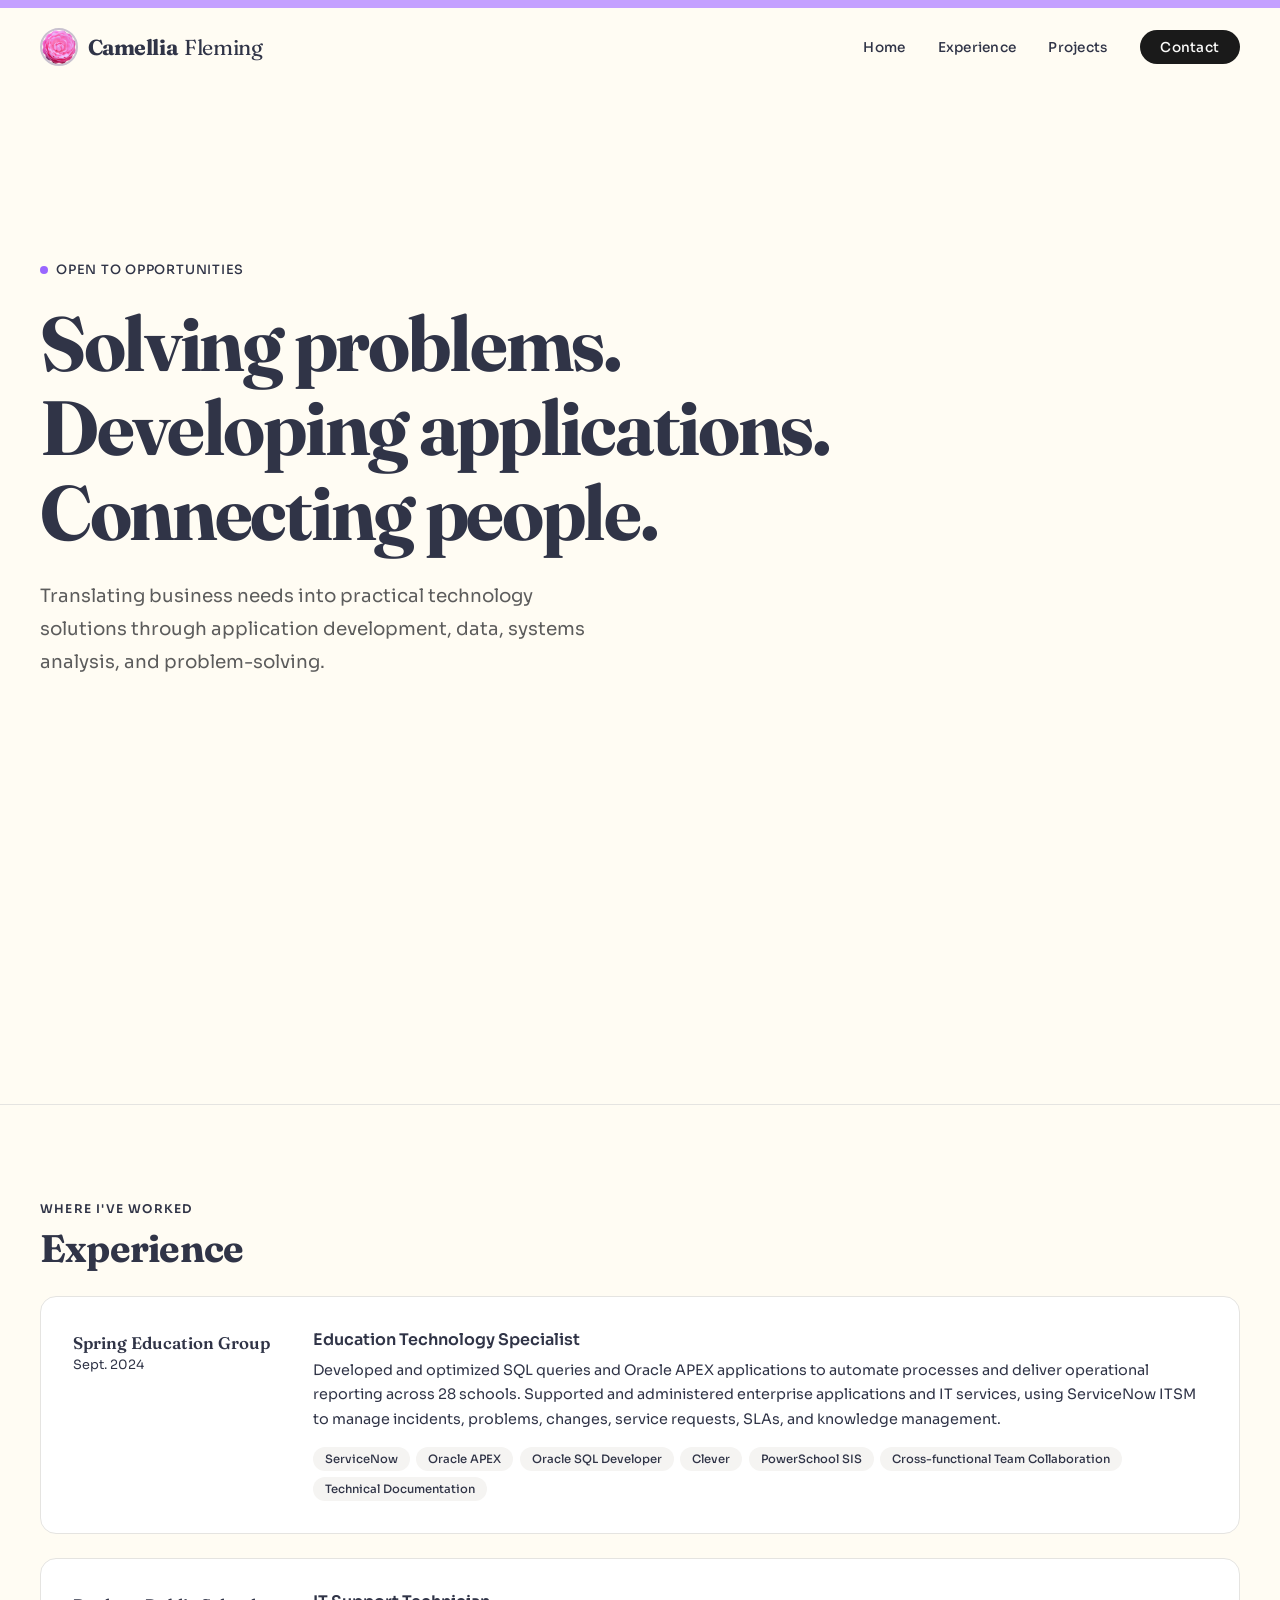
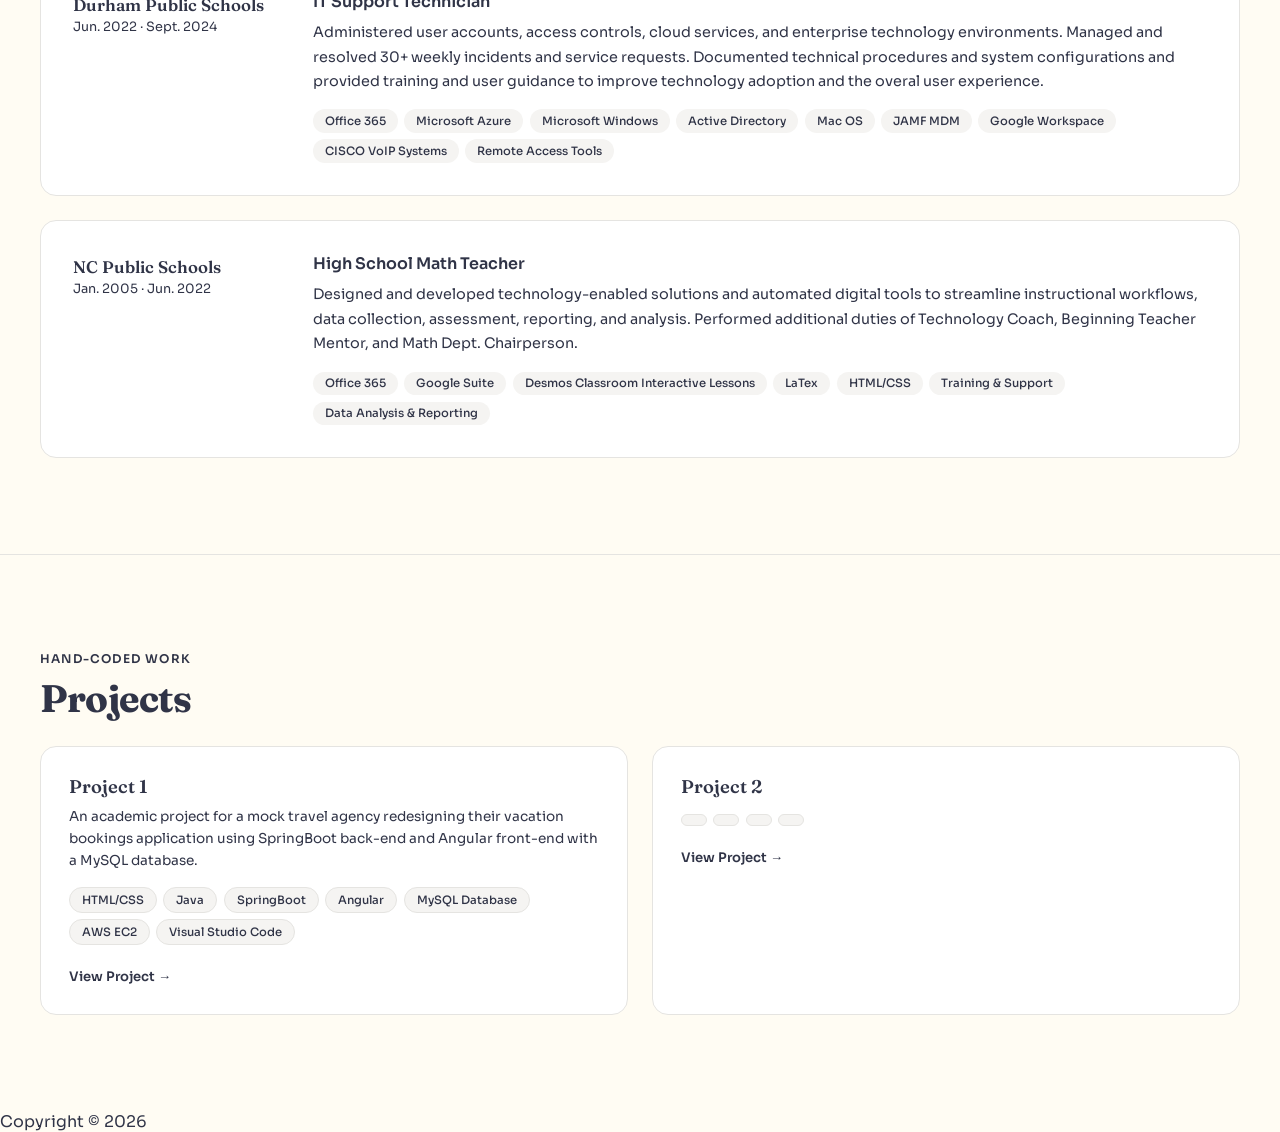
<file: index.html>
<!DOCTYPE html>
<html lang="en">

<head>
    <meta charset="UTF-8">
    <title>Software Developer Portfolio</title>
    <link rel="stylesheet" href="style.css" />
    <link rel="preconnect" href="https://fonts.googleapis.com">
    <link rel="preconnect" href="https://fonts.gstatic.com" crossorigin>
    <link
        href="https://fonts.googleapis.com/css2?family=Sora:wght@300;400;500;600;700&family=Fraunces:ital,opsz,wght@0,9..144,300;0,9..144,500;0,9..144,700;1,9..144,400&display=swap"
        rel="stylesheet">
    <!--link href="https://fonts.googleapis.com/css2?family=Libre+Baskerville&display=swap" rel="stylesheet"-->
</head>

<body>
    <nav id="navbar">
        <a href="#" class="nav-icon">
            <img src="assets/images/Camellia-icon.png" alt="Camellia bloom">
            Camellia
            <span>Fleming</span>
        </a>
        <div class="nav-links" id="navLinks">
            <a href="#">Home</a>
            <a href="#experience">Experience</a>
            <a href="#projects">Projects</a>
            <a href="#contact" class="nav-cont">Contact</a>
        </div>
        <button class="nav-toggle" id="navToggle" aria-label="Toggle navigation">
            <span></span>
            <span></span>
        </button>
    </nav>

    <section class="poster">
        <div class="poster-content">
            <div class="poster-status">
                <span class="dot"></span>
                Open to Opportunities
            </div>
            <h1>Solving problems. <br>
                Developing applications.<br>
                Connecting people.</h1>
            <p class="poster-description">Translating business needs into practical technology solutions 
                through application development, data, systems analysis, and problem-solving.
            </p>
        </div>  
    </section>
    <section id="about">
    </section>
    <section id="experience">
        <div class="section-header">
            <div>
                <p class="section-label">Where I've Worked</p>
                <h2 class="section-title">Experience</h2>
            </div>
        </div>
        <div class="exp-timeline">
            <div class="exp-card reveal">
                <div class="exp-meta">
                    <span class="company">Spring Education Group</span>
                     Sept. 2024
                </div>
                <div class="exp-body">
                    <h4>Education Technology Specialist</h4>
                    <p>Developed and optimized SQL queries and Oracle APEX applications to automate processes
                    and deliver operational reporting across 28 schools. Supported and administered enterprise 
                    applications and IT services, using ServiceNow ITSM to manage incidents, problems, 
                    changes, service requests, SLAs, and knowledge management.
                    </p>
                    <div class="exp-tags">
                        <span>ServiceNow</span>
                        <span>Oracle APEX</span>
                        <span>Oracle SQL Developer</span>
                        <span>Clever</span>
                        <span>PowerSchool SIS</span>
                        <span>Cross-functional Team Collaboration</span>
                        <span>Technical Documentation</span>
                    </div>
                </div>
            </div>
            <div class="exp-card reveal">
                <div class="exp-meta">
                    <span class="company">Durham Public Schools</span>
                    Jun. 2022 · Sept. 2024
                </div>
                <div class="exp-body">
                    <h4>IT Support Technician</h4>
                    <p>Administered user accounts, access controls, cloud services, and enterprise technology
                        environments. Managed and resolved 30+ weekly incidents and service requests. Documented
                        technical procedures and system configurations and provided training and user guidance
                        to improve technology adoption and the overal user experience. 
                    </p>
                    <div class="exp-tags">
                        <span>Office 365</span>
                        <span>Microsoft Azure</span>
                        <span>Microsoft Windows</span>
                        <span>Active Directory</span>
                        <span>Mac OS</span>
                        <span>JAMF MDM</span>
                        <span>Google Workspace</span>
                        <span>CISCO VoIP Systems</span>
                        <span>Remote Access Tools</span>
                    </div>
                </div>
            </div>
            <div class="exp-card reveal">
                <div class="exp-meta">
                    <span class="company">NC Public Schools</span>
                    Jan. 2005 · Jun. 2022
                </div>
                <div class="exp-body">
                    <h4>High School Math Teacher</h4>
                    <p>Designed and developed technology-enabled solutions and automated digital tools
                        to streamline instructional workflows, data collection, assessment, reporting, 
                        and analysis. Performed additional duties of Technology Coach, Beginning Teacher Mentor, 
                        and Math Dept. Chairperson.
                    </p>
                    <div class="exp-tags">
                        <span>Office 365</span>
                        <span>Google Suite</span>
                        <span>Desmos Classroom Interactive Lessons</span>
                        <span>LaTex</span>
                        <span>HTML/CSS</span>
                        <span>Training & Support</span>
                        <span>Data Analysis & Reporting</span>
                    </div>
                </div>
            </div>
        </div>
    </section>
    <!-- PROJECTS -->
    <section id="projects">
    <div class="section-header">
        <div>
            <p class="section-label">Hand-Coded Work</p>
            <h2 class="section-title">Projects</h2>
            <!--
            <p class="section-headline">Real projects I built from scratch, line by line, with no AI tools. Just HTML,
                CSS, JavaScript, and React.</p>
            -->
        </div>
    </div>
    <div class="projects-grid">
        <div class="project-card reveal">
            <div class="project-info">
                <h4>Project 1</h4>
                <p>An academic project for a mock travel agency redesigning their vacation bookings application using SpringBoot
                    back-end and Angular front-end with a MySQL database.</p>
                <div class="project-tags">
                    <span>HTML/CSS</span><span>Java</span>
                    <span>SpringBoot</span><span>Angular</span>
                    <span>MySQL Database</span><span>AWS EC2</span>
                    <span>Visual Studio Code</span>
                </div>
                <a href="http://ecommerce.camelliafleming.com" target="_blank" class="project-link">View Project →</a>
            </div>
        </div>
        <div class="project-card reveal">
            <div class="project-info">
                <h4>Project 2</h4>
                <p></p>
                <div class="project-tags">
                    <span></span>
                    <span></span>
                    <span></span>
                    <span></span>
                </div>
                <a href="" target="_blank" class="project-link">View Project →</a>
            </div>
        </div>
        <!--
        <div class="project-card reveal">
            <div class="project-info">
                <h4>Project 3</h4>
                <p>A frontend recreation of Boreal Coffee's web app, built as a learning project inspired by their
                    beautiful UI design.</p>
                <div class="project-tags">
                    <span>HTML</span>
                    <span>CSS</span>
                    <span>React</span>
                    <span>Responsive Design</span>
                </div>
                <a href="https://bc-clone.netlify.app" target="_blank" class="project-link">View Project →</a>
            </div>
        </div>
        <div class="project-card reveal">
            <div class="project-info">
                <h4>Project 4</h4>
                <p>A web template targeting the restaurant and food industry, designed so anyone can present their
                    business online.</p>
                <div class="project-tags">
                    <span>HTML</span>
                    <span>CSS</span>
                    <span>JavaScript</span>
                </div>
                <a href="https://fc-rest.netlify.app" target="_blank" class="project-link">View Project →</a>
            </div>
        </div>
        -->
    </div>
    </section>


    <footer>
        <p id="copyright" class="copyright text">
            Copyright &copy; 2026 <!--by The Code Magazine.-->
        </p>
    </footer>
<script src="script.js"></script>
</body>

</html>
</file>
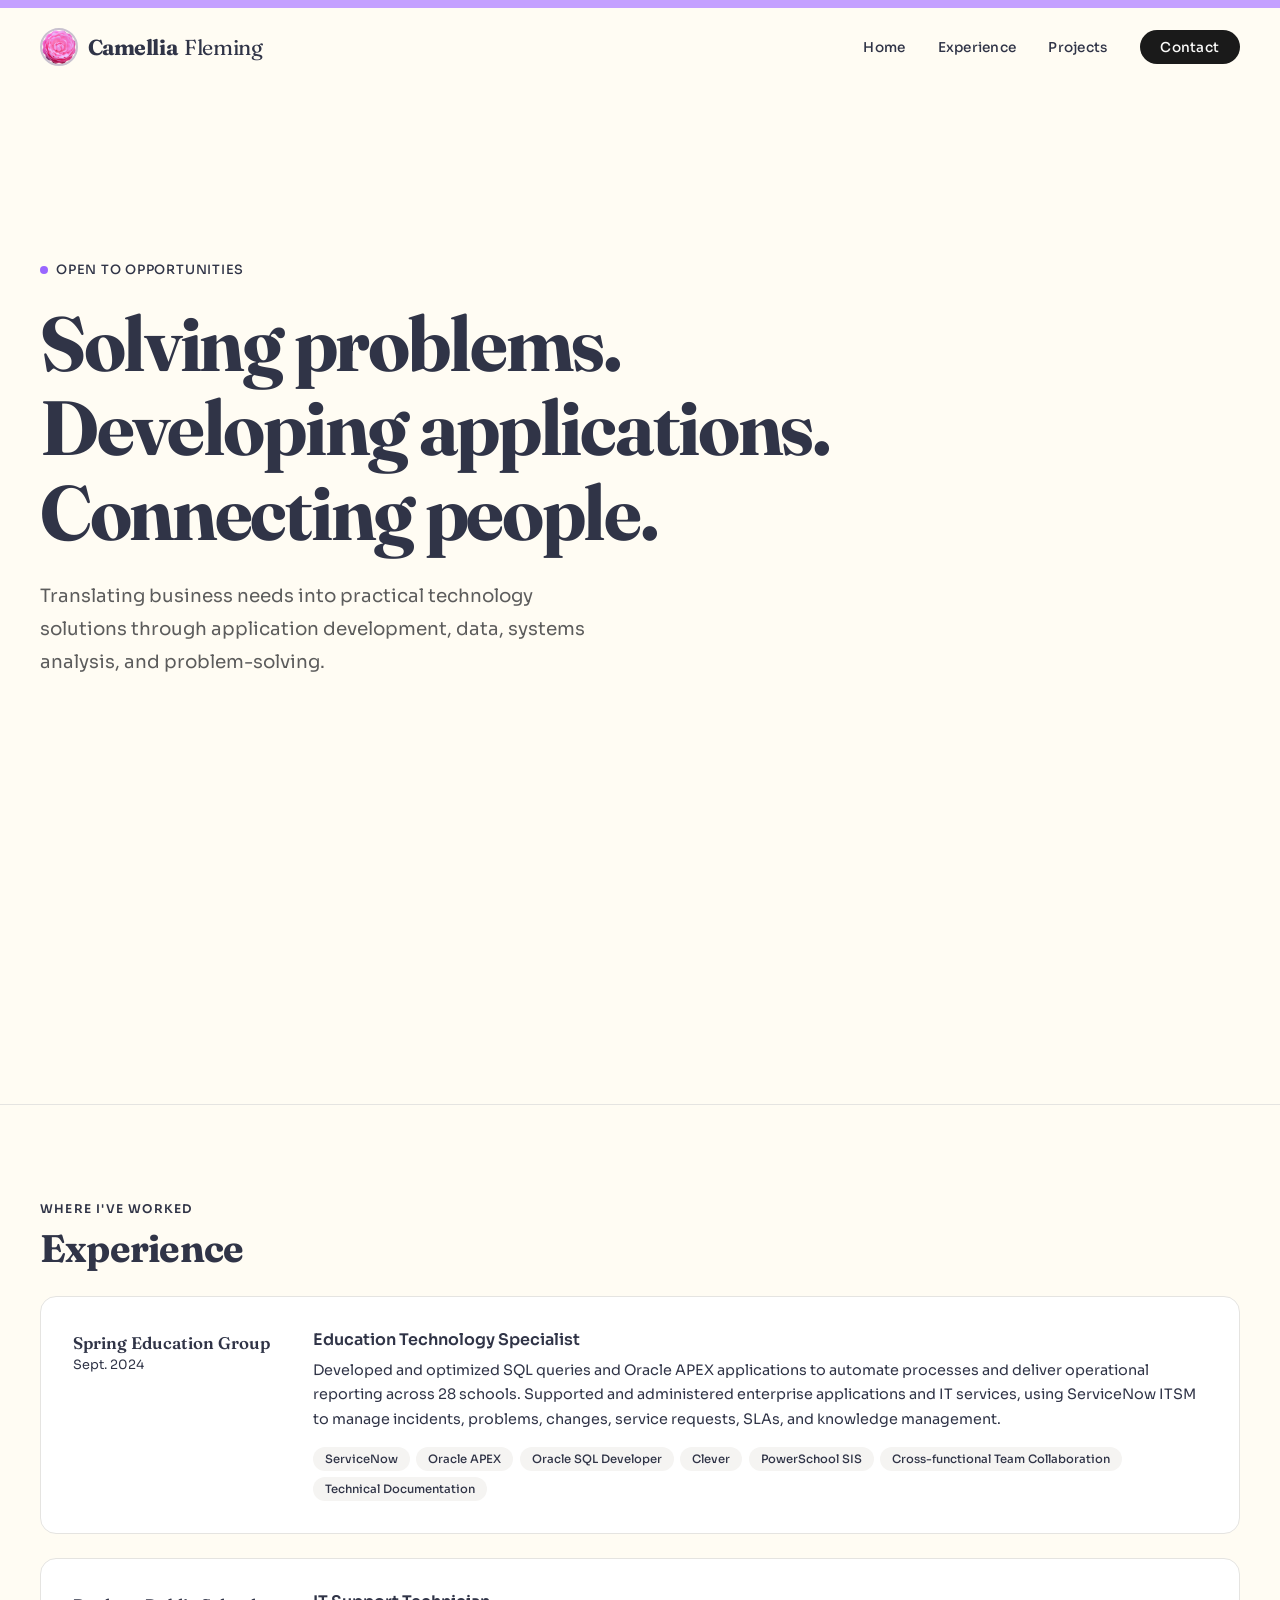
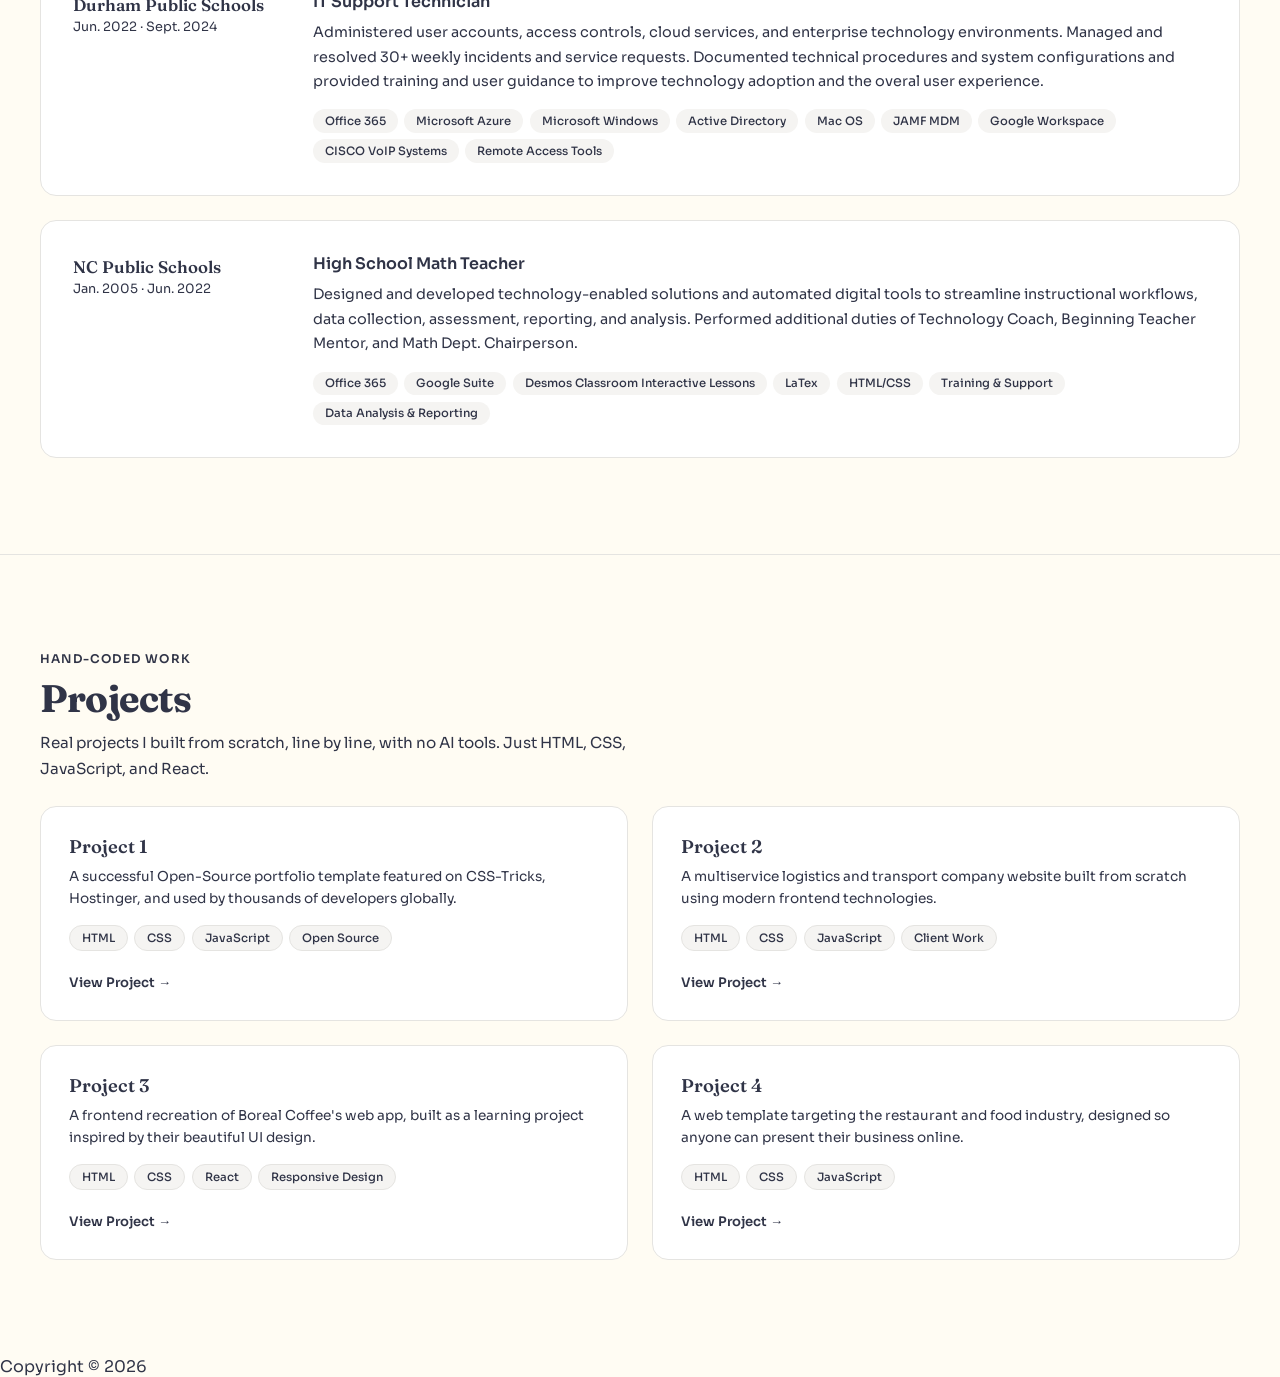
<file: portfolio.html>
<!DOCTYPE html>
<html lang="en">

<head>
    <meta charset="UTF-8">
    <title>Software Developer Portfolio</title>
    <link rel="stylesheet" href="style.css" />
    <link rel="preconnect" href="https://fonts.googleapis.com">
    <link rel="preconnect" href="https://fonts.gstatic.com" crossorigin>
    <link
        href="https://fonts.googleapis.com/css2?family=Sora:wght@300;400;500;600;700&family=Fraunces:ital,opsz,wght@0,9..144,300;0,9..144,500;0,9..144,700;1,9..144,400&display=swap"
        rel="stylesheet">
    <!--link href="https://fonts.googleapis.com/css2?family=Libre+Baskerville&display=swap" rel="stylesheet"-->
</head>

<body>
    <nav id="navbar">
        <a href="#" class="nav-icon">
            <img src="assets/images/Camellia-icon.png" alt="Camellia bloom">
            Camellia
            <span>Fleming</span>
        </a>
        <div class="nav-links" id="navLinks">
            <a href="#">Home</a>
            <a href="#experience">Experience</a>
            <a href="#projects">Projects</a>
            <a href="#contact" class="nav-cont">Contact</a>
        </div>
        <button class="nav-toggle" id="navToggle" aria-label="Toggle navigation">
            <span></span>
            <span></span>
        </button>
    </nav>

    <section class="poster">
        <div class="poster-content">
            <div class="poster-status">
                <span class="dot"></span>
                Open to Opportunities
            </div>
            <h1>Solving problems. <br>
                Developing applications.<br>
                Connecting people.</h1>
            <p class="poster-description">Translating business needs into practical technology solutions 
                through application development, data, systems analysis, and problem-solving.
            </p>
        </div>  
    </section>
    <section id="about">
    </section>
    <section id="experience">
        <div class="section-header">
            <div>
                <p class="section-label">Where I've Worked</p>
                <h2 class="section-title">Experience</h2>
            </div>
        </div>
        <div class="exp-timeline">
            <div class="exp-card reveal">
                <div class="exp-meta">
                    <span class="company">Spring Education Group</span>
                     Sept. 2024
                </div>
                <div class="exp-body">
                    <h4>Education Technology Specialist</h4>
                    <p>Developed and optimized SQL queries and Oracle APEX applications to automate processes
                    and deliver operational reporting across 28 schools. Supported and administered enterprise 
                    applications and IT services, using ServiceNow ITSM to manage incidents, problems, 
                    changes, service requests, SLAs, and knowledge management.
                    </p>
                    <div class="exp-tags">
                        <span>ServiceNow</span>
                        <span>Oracle APEX</span>
                        <span>Oracle SQL Developer</span>
                        <span>Clever</span>
                        <span>PowerSchool SIS</span>
                        <span>Cross-functional Team Collaboration</span>
                        <span>Technical Documentation</span>
                    </div>
                </div>
            </div>
            <div class="exp-card reveal">
                <div class="exp-meta">
                    <span class="company">Durham Public Schools</span>
                    Jun. 2022 · Sept. 2024
                </div>
                <div class="exp-body">
                    <h4>IT Support Technician</h4>
                    <p>Administered user accounts, access controls, cloud services, and enterprise technology
                        environments. Managed and resolved 30+ weekly incidents and service requests. Documented
                        technical procedures and system configurations and provided training and user guidance
                        to improve technology adoption and the overal user experience. 
                    </p>
                    <div class="exp-tags">
                        <span>Office 365</span>
                        <span>Microsoft Azure</span>
                        <span>Microsoft Windows</span>
                        <span>Active Directory</span>
                        <span>Mac OS</span>
                        <span>JAMF MDM</span>
                        <span>Google Workspace</span>
                        <span>CISCO VoIP Systems</span>
                        <span>Remote Access Tools</span>
                    </div>
                </div>
            </div>
            <div class="exp-card reveal">
                <div class="exp-meta">
                    <span class="company">NC Public Schools</span>
                    Jan. 2005 · Jun. 2022
                </div>
                <div class="exp-body">
                    <h4>High School Math Teacher</h4>
                    <p>Designed and developed technology-enabled solutions and automated digital tools
                        to streamline instructional workflows, data collection, assessment, reporting, 
                        and analysis. Performed additional duties of Technology Coach, Beginning Teacher Mentor, 
                        and Math Dept. Chairperson.
                    </p>
                    <div class="exp-tags">
                        <span>Office 365</span>
                        <span>Google Suite</span>
                        <span>Desmos Classroom Interactive Lessons</span>
                        <span>LaTex</span>
                        <span>HTML/CSS</span>
                        <span>Training & Support</span>
                        <span>Data Analysis & Reporting</span>
                    </div>
                </div>
            </div>
        </div>
    </section>
    <!-- PROJECTS -->
    <section id="projects">
    <div class="section-header">
        <div>
            <p class="section-label">Hand-Coded Work</p>
            <h2 class="section-title">Projects</h2>
            <p class="section-headline">Real projects I built from scratch, line by line, with no AI tools. Just HTML,
                CSS, JavaScript, and React.</p>
        </div>
    </div>
    <div class="projects-grid">
        <div class="project-card reveal">
            <div class="project-info">
                <h4>Project 1</h4>
                <p>A successful Open-Source portfolio template featured on CSS-Tricks, Hostinger, and used by thousands
                    of developers globally.</p>
                <div class="project-tags">
                    <span>HTML</span>
                    <span>CSS</span>
                    <span>JavaScript</span>
                    <span>Open Source</span>
                </div>
                <a href="https://github.com/rammcodes/dopefolio" target="_blank" class="project-link">View Project →</a>
            </div>
        </div>
        <div class="project-card reveal">
            <div class="project-info">
                <h4>Project 2</h4>
                <p>A multiservice logistics and transport company website built from scratch using modern frontend
                    technologies.</p>
                <div class="project-tags">
                    <span>HTML</span>
                    <span>CSS</span>
                    <span>JavaScript</span>
                    <span>Client Work</span>
                </div>
                <a href="https://wilsonport-web.netlify.app" target="_blank" class="project-link">View Project →</a>
            </div>
        </div>
        <div class="project-card reveal">
            <div class="project-info">
                <h4>Project 3</h4>
                <p>A frontend recreation of Boreal Coffee's web app, built as a learning project inspired by their
                    beautiful UI design.</p>
                <div class="project-tags">
                    <span>HTML</span>
                    <span>CSS</span>
                    <span>React</span>
                    <span>Responsive Design</span>
                </div>
                <a href="https://bc-clone.netlify.app" target="_blank" class="project-link">View Project →</a>
            </div>
        </div>
        <div class="project-card reveal">
            <div class="project-info">
                <h4>Project 4</h4>
                <p>A web template targeting the restaurant and food industry, designed so anyone can present their
                    business online.</p>
                <div class="project-tags">
                    <span>HTML</span>
                    <span>CSS</span>
                    <span>JavaScript</span>
                </div>
                <a href="https://fc-rest.netlify.app" target="_blank" class="project-link">View Project →</a>
            </div>
        </div>
    </div>
    </section>


    <footer>
        <p id="copyright" class="copyright text">
            Copyright &copy; 2026 <!--by The Code Magazine.-->
        </p>
    </footer>
<script src="script.js"></script>
</body>

</html>
</file>
<file: style.css>
* {
    margin: 0;
    padding: 0;
}


body {
    background-color: #fffcf3;
    color: #303447;
    font-family: 'Sora', sans-serif; 
    display: block;
}

::selection{
    background: #9966ff;
    color: #fffcf3;
}

nav {
    position: fixed;
    top: 0;
    left: 0;
    right: 0;
    z-index: 100;
    padding: 1.25rem 2.5rem;
    display: flex;
    justify-content: space-between;
    align-items: center;
    font-size: 18px;
    text-align: right;
    background: #fffcf3;
    backdrop-filter: blur(16px);
    border-top: 8px solid #c4a0ff;
    border-bottom: 1px solid transparent;
    transition: border-color 0.3s, padding 0.3s;
}

nav.scrolled {
    border-bottom-color: #c2c1bd;
    padding: 0.9rem 2.5rem;
}

.nav-icon {
    font-family: 'Fraunces', serif;
    font-weight: 700;
    font-size: 1.35rem;
    text-decoration: none;
    color: #303447;
    letter-spacing: -0.02em;
    display: flex;
    align-items: center;
    gap: 0.6rem;
}

.nav-icon img {
    width: 34px;
    height: 34px;
    border-radius: 50%;
    object-fit: cover;
    border: 2px solid #c9c1cf;
    transition: border-color 0.2s;
}

.nav-icon:hover img {
    border-color: #9966ff;
}

.nav-icon span {
    color: #303447;
    font-weight: 400;
    margin-left: -0.15rem;
}

.nav-links{
    display: flex;
    align-items: center;
    gap: 2rem;
}

.nav-links a{
    color: #303447;
    text-decoration: none;
    font-size: 0.85rem;
    font-weight: 500;
    letter-spacing: 0.02em;
    transition: color 0.2s;
}

.nav-links a:hover{
    color: #9966ff;
}

.nav-links a.nav-cont {
    background: #1A1A1A;
    color: #FAFAF9;
    padding: 0.55rem 1.3rem;
    border-radius: 100px;
    transition: transform 0.2s, box-shadow 0.2s;
}

.nav-links a.nav-cont:hover {
    color: #9966ff;
    transform: translateY(-1px);
    box-shadow: 0 4px 16px rgba(0, 0, 0, 0.15);
}

.nav-toggle {
    display: none;
    background: none;
    border: none;
    cursor: pointer;
    padding: 0.5rem;
}

.nav-toggle span {
    display: block;
    width: 22px;
    height: 2px;
    background: #1A1A1A;
    margin: 5px 0;
    transition: 0.3s;
}

.poster {
    min-height: 80vh;
    display: flex;
    align-items: center;
    padding: 8rem 2.5rem 4rem;
    max-width: 1200px;
    margin: 0 auto;
}

.poster-content {
    width: 100%;
}

.poster-status {
    display: inline-flex;
    align-items: center;
    gap: 0.5rem;
    font-size: 0.8rem;
    font-weight: 500;
    color: #303447;
    letter-spacing: 0.06em;
    text-transform: uppercase;
    margin-bottom: 1.5rem;
    opacity: 0;
    animation: fadeUp 0.6s ease forwards 0.2s;
}

.poster-status .dot {
    width: 8px;
    height: 8px;
    border-radius: 50%;
    background: #9966ff;
    animation: pulse 2s ease infinite;
}

@keyframes pulse {
    0%,
    100% {
        opacity: 1;
        transform: scale(1);
    }
    50% {
        opacity: 0.6;
        transform: scale(0.85);
    }
}


@keyframes fadeUp {
    from {
        opacity: 0;
        transform: translateY(24px);
    }

    to {
        opacity: 1;
        transform: translateY(0);
    }
}


.poster h1 {
    font-family: 'Fraunces', serif;
    font-size: clamp(2.8rem, 6vw, 5rem);
    font-weight: 700;
    line-height: 1.1;
    letter-spacing: -0.03em;
    margin-bottom: 1.5rem;
    opacity: 0;
    animation: fadeUp 0.6s ease forwards 0.35s;
}

.poster h1 .highlight {
    background: linear-gradient(135deg, #9966ff, #c4a0ff);
    -webkit-background-clip: text;
    background-clip: text;
    -webkit-text-fill-color: transparent;
}

.poster-description {
    font-size: 1.15rem;
    color: #5C5C5C;
    max-width: 580px;
    line-height: 1.8;
    margin-bottom: 2.5rem;
    opacity: 0;
    animation: fadeUp 0.6s ease forwards 0.5s;
}

.poster-actions {
    display: flex;
    gap: 1rem;
    align-items: center;
    flex-wrap: wrap;
    margin-bottom: 3rem;
    opacity: 0;
    animation: fadeUp 0.6s ease forwards 0.65s;
}

/* ---- SECTIONS ---- */
section {
    padding: 6rem 2.5rem;
    max-width: 1200px;
    margin: 0 auto;
}

.section-header {
    display: flex;
    justify-content: space-between;
    align-items: flex-end;
    margin-bottom: 1.5rem;
    flex-wrap: wrap;
    gap: 1rem;
}

.section-label {
    font-size: 0.75rem;
    font-weight: 600;
    letter-spacing: 0.1em;
    text-transform: uppercase;
    color: #303447;
    margin-bottom: 0.5rem;
}

.section-title {
    font-family: 'Fraunces', serif;
    font-size: clamp(1.8rem, 3vw, 2.5rem);
    font-weight: 700;
    letter-spacing: -0.02em;
}

.section-headline {
    font-size: 0.95rem;
    color: #303447;
    max-width: 600px;
    line-height: 1.7;
    margin-top: 0.5rem;
}

/* ---- EXPERIENCE ---- */
#experience {
    border-top: 1px solid #E5E4E1;
}

.exp-timeline {
    display: flex;
    flex-direction: column;
    gap: 1.5rem;
}

.exp-card {
    display: grid;
    grid-template-columns: 200px 1fr;
    gap: 2.5rem;
    padding: 2rem;
    border-radius: 16px;
    border: 1px solid #E5E4E1;
    background: #FFFFFF;
    transition: border-color 0.3s, transform 0.2s;
}

.exp-card:hover {
    border-color: #9966ff;
    transform: translateY(-2px);
}

.exp-meta {
    font-size: 0.8rem;
    color: #303447;
    padding-top: 0.25rem;
}

.exp-meta .company {
    font-family: 'Fraunces', serif;
    font-weight: 600;
    font-size: 1.05rem;
    color: var(--text);
    display: block;
    margin-bottom: 0.25rem;
}

.exp-body h4 {
    font-weight: 600;
    font-size: 1rem;
    margin-bottom: 0.5rem;
}

.exp-body p {
    font-size: 0.9rem;
    color: #303447;
    line-height: 1.7;
}

.exp-tags {
    display: flex;
    gap: 0.4rem;
    margin-top: 1rem;
    flex-wrap: wrap;
}

.exp-tags span {
    padding: 0.3rem 0.75rem;
    border-radius: 100px;
    background: #f5f4f2;
    font-size: 0.72rem;
    font-weight: 500;
}

/* ---- PROJECTS ---- */
#projects {
    border-top: 1px solid #E5E4E1;
}

.projects-grid {
    display: grid;
    grid-template-columns: repeat(2, 1fr);
    gap: 1.5rem;
}

.project-card {
    border: 1px solid #E5E4E1;
    border-radius: 16px;
    background: #FFFFFF;
    transition: border-color 0.3s, transform 0.2s;
}

.project-card:hover {
    border-color: #9966ff;
    transform: translateY(-3px);
}

.project-info {
    padding: 1.75rem;
}

.project-info h4 {
    font-family: 'Fraunces', serif;
    font-weight: 600;
    font-size: 1.15rem;
    margin-bottom: 0.5rem;
}

.project-info p {
    font-size: 0.85rem;
    color: #303447;
    line-height: 1.6;
    margin-bottom: 1rem;
}

.project-tags {
    display: flex;
    flex-wrap: wrap;
    gap: 0.4rem;
    margin-bottom: 1.25rem;
}

.project-tags span {
    padding: 0.3rem 0.75rem;
    border-radius: 100px;
    background: #F5F4F2;
    font-size: 0.72rem;
    font-weight: 500;
    border: 1px solid #E5E4E1;
}

.project-link {
    display: inline-flex;
    align-items: center;
    gap: 0.35rem;
    font-size: 0.82rem;
    font-weight: 600;
    color: #303447;
    text-decoration: none;
    transition: gap 0.2s;
}

.project-link:hover {
    gap: 0.6rem;
}

#copyright {
    font-size: 16px;
}
</file>
